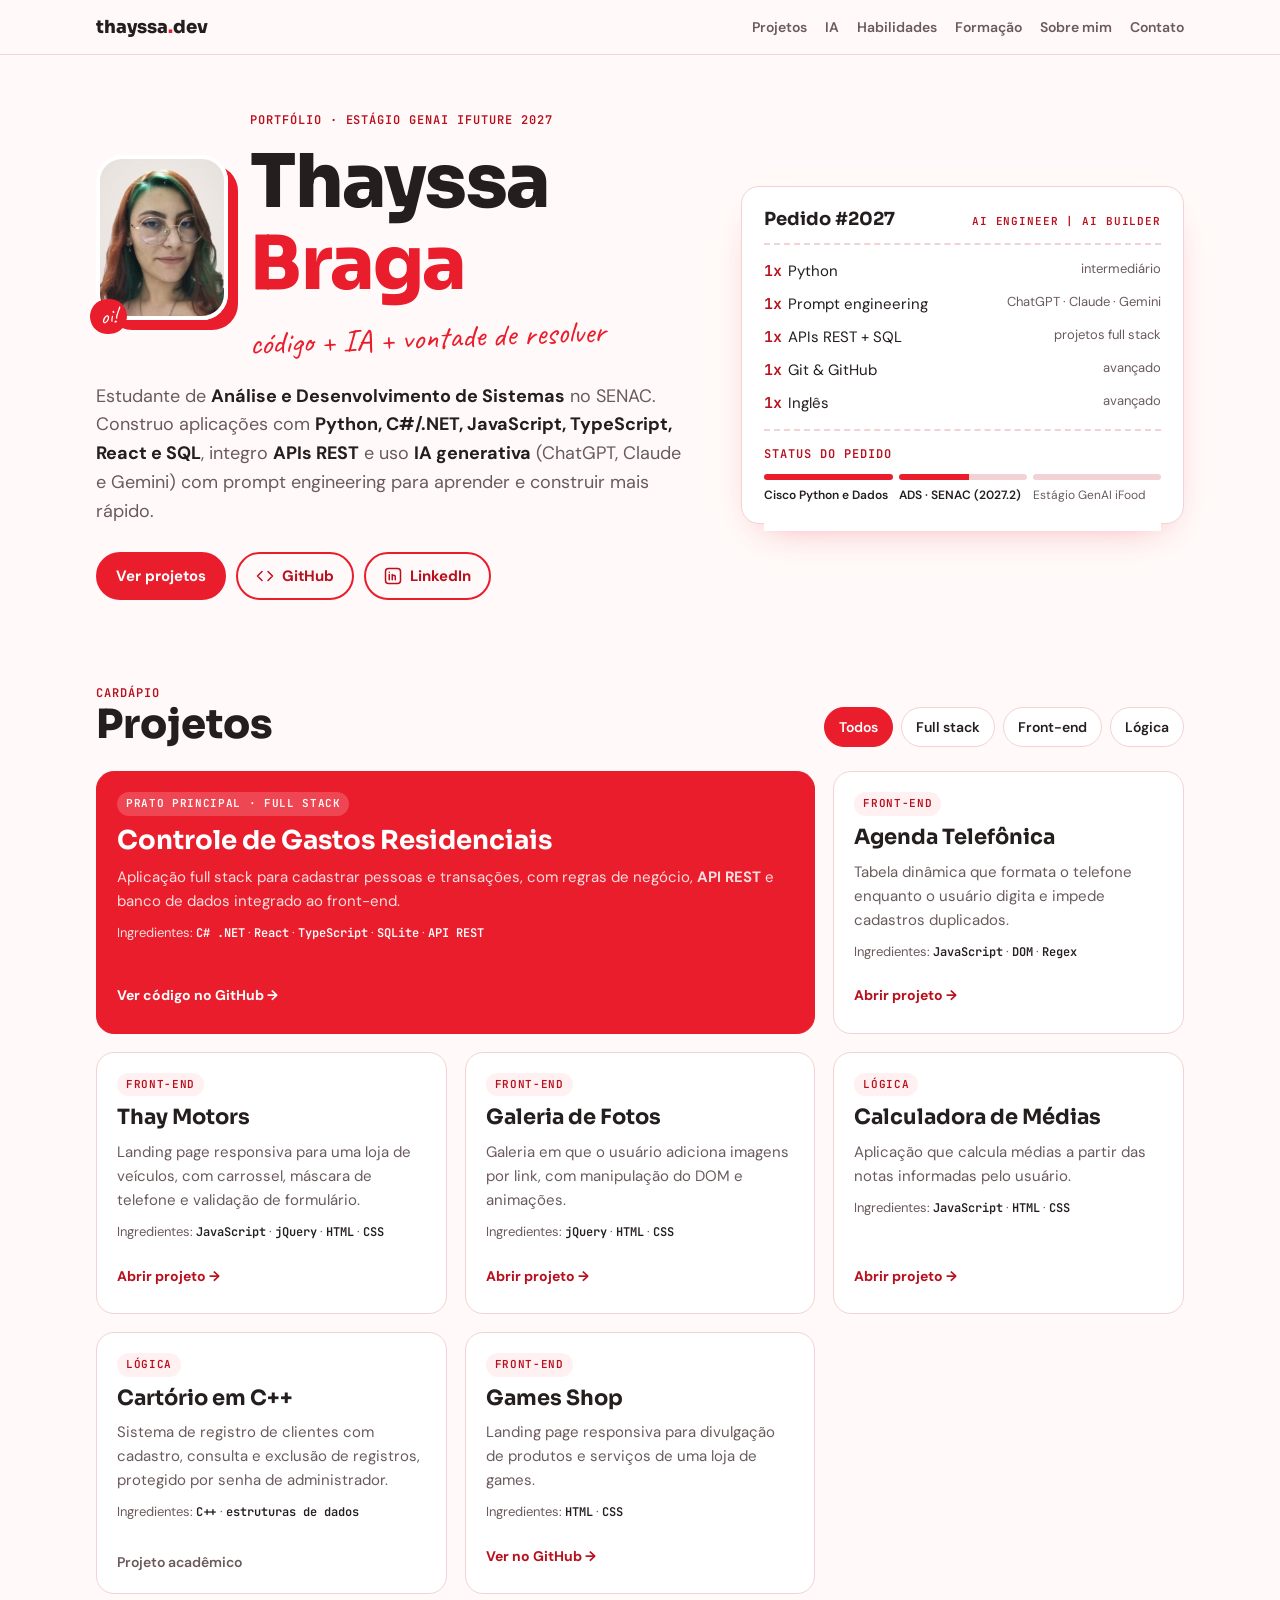
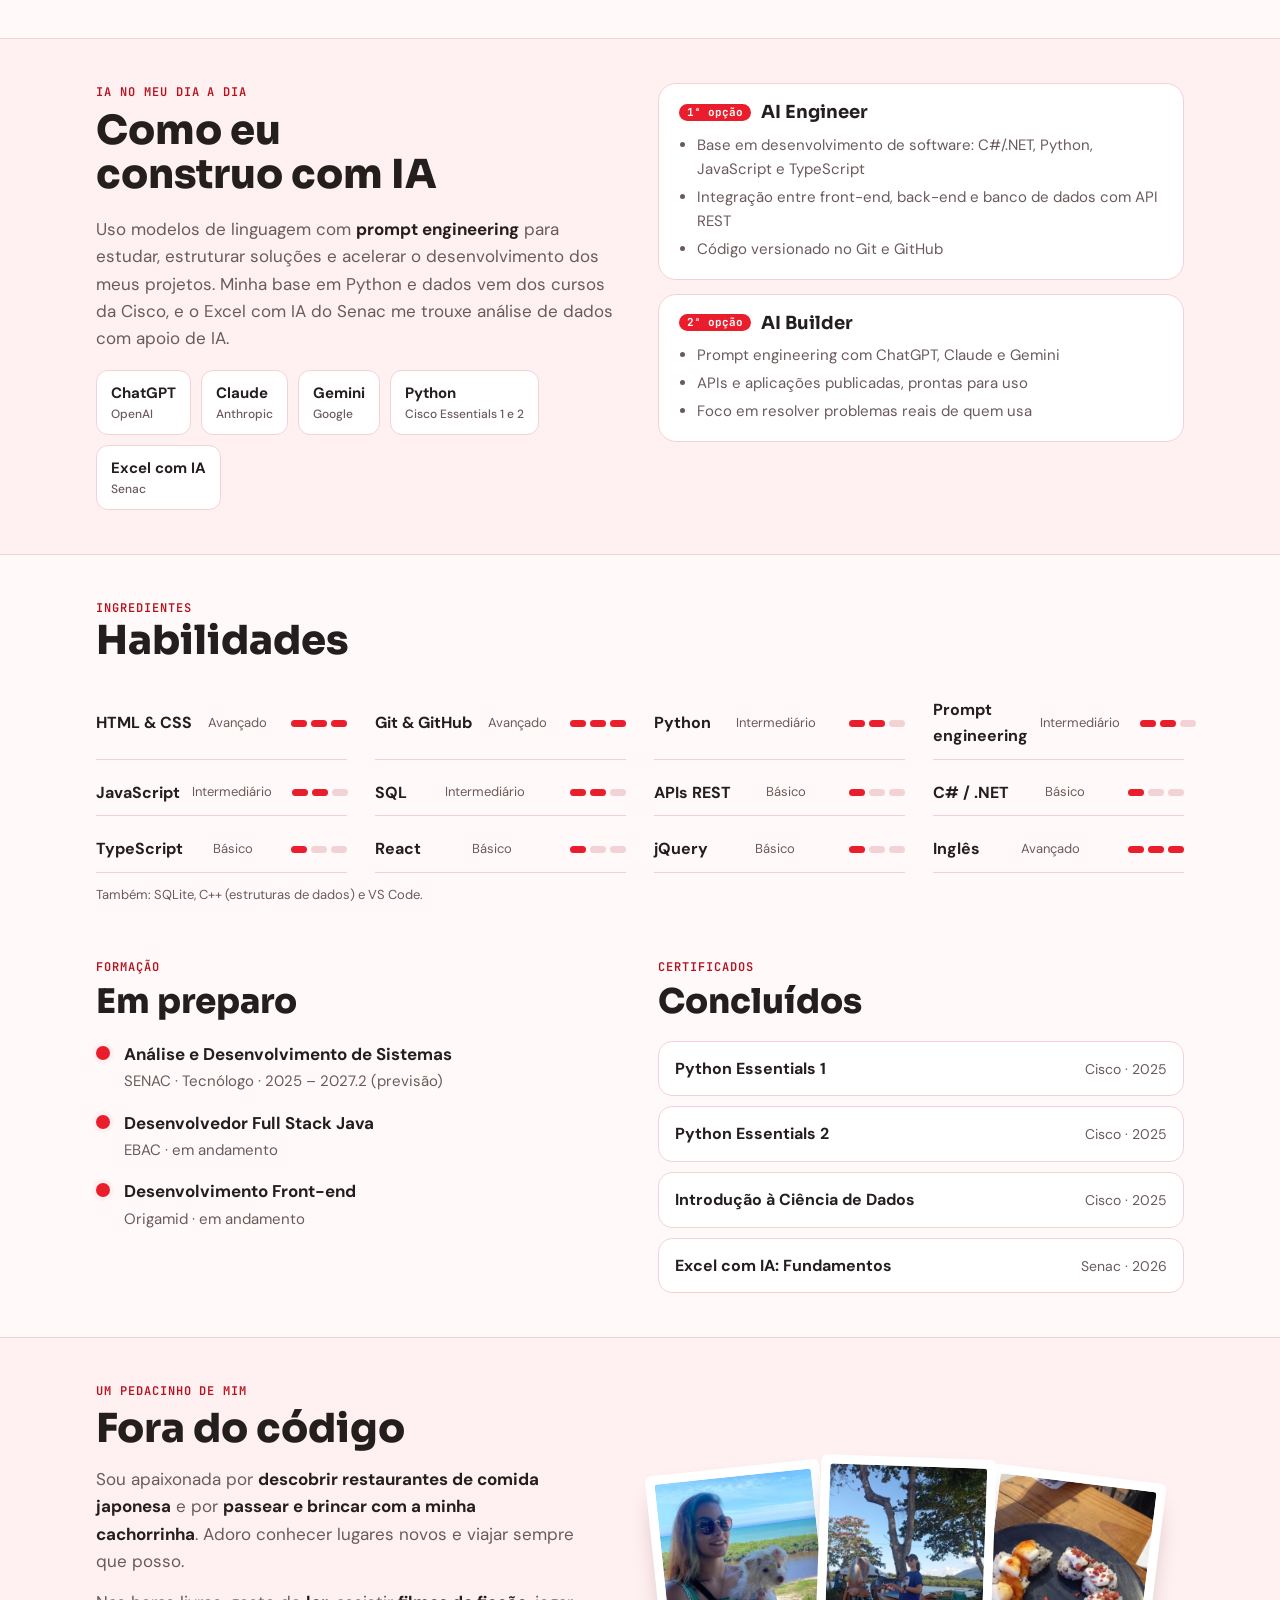
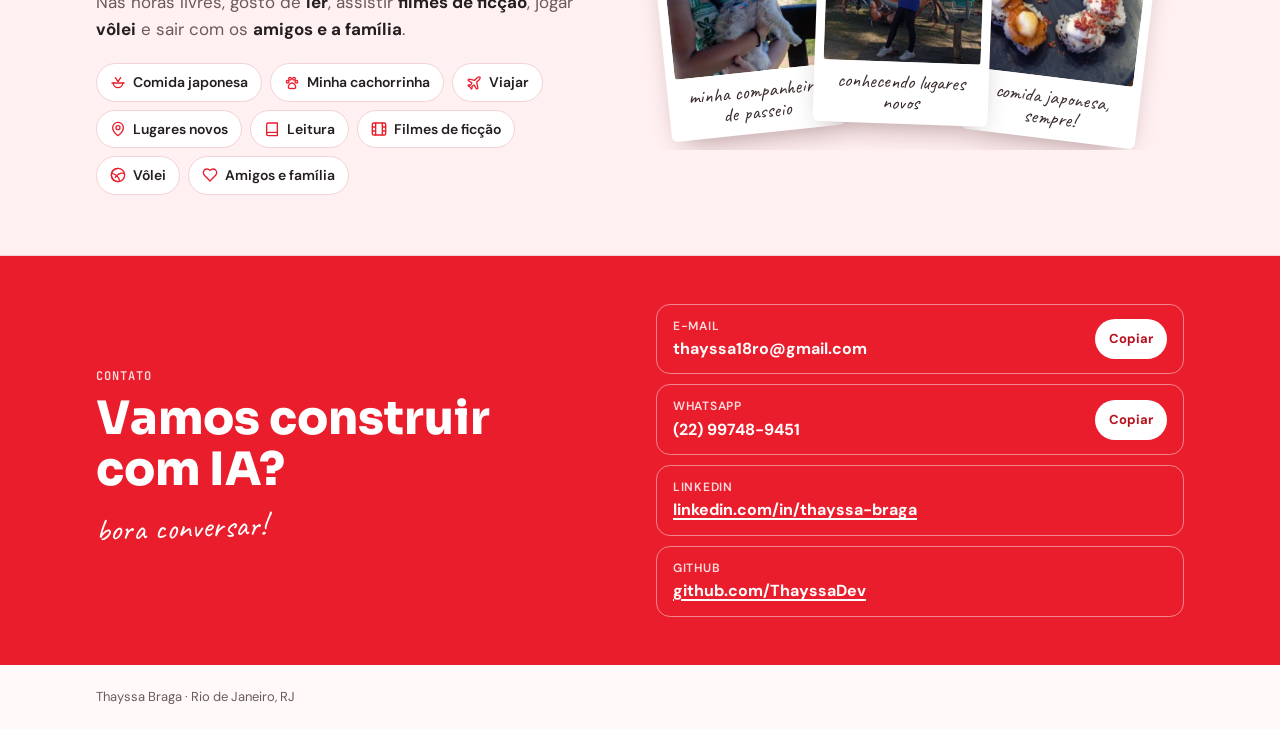
<file: ifuture/index.html>
<!doctype html>
<html lang="pt-BR">
<head>
<meta charset="utf-8">
<meta name="viewport" content="width=device-width, initial-scale=1, viewport-fit=cover">
<title>Thayssa Braga · Portfólio</title>
<meta name="description" content="Portfólio de Thayssa Braga, estudante de Análise e Desenvolvimento de Sistemas, para o Programa de Estágio GenAI iFuture 2027.">
<meta property="og:title" content="Thayssa Braga · Portfólio">
<meta property="og:description" content="Projetos, habilidades e formação de Thayssa Braga, candidata ao Estágio GenAI iFuture 2027.">
<link rel="preconnect" href="https://fonts.googleapis.com">
<link rel="preconnect" href="https://fonts.gstatic.com" crossorigin>
<link rel="stylesheet" href="https://fonts.googleapis.com/css2?family=Sora:wght@600;700;800&family=DM+Sans:opsz,wght@9..40,400;9..40,500;9..40,600;9..40,700&family=JetBrains+Mono:wght@500;600&family=Caveat:wght@700&display=swap">
<style>
/* Layout: a delivery "order ticket" hero, then the project menu ("cardápio") as the core, then skills, education and contact. */
:root {
  --bg: #FFFAF9;
  --surface: #FFFFFF;
  --tint: #FFF0F1;
  --line: #F3D2D5;
  --fg: #251E1F;
  --muted: #6B5A5C;
  --accent: #EA1D2C;
  --accent-ink: #B8101D;
  --on-accent: #FFFFFF;
  --ok: #1F7A4D;
  --display: 'Sora', 'Segoe UI', system-ui, sans-serif;
  --body: 'DM Sans', 'Segoe UI', system-ui, sans-serif;
  --mono: 'JetBrains Mono', ui-monospace, 'SFMono-Regular', Consolas, monospace;
  --hand: 'Caveat', 'Comic Sans MS', cursive;
  --radius: 18px;
}
@media (prefers-color-scheme: dark) {
  :root:not([data-theme="light"]) {
    --bg: #171112; --surface: #221A1B; --tint: #2C1F21; --line: #43302F;
    --fg: #F6ECEC; --muted: #C3ADAF; --accent: #FF4655; --accent-ink: #FF8A93; --on-accent: #FFFFFF; --ok: #5CCB91;
    color-scheme: dark;
  }
}
:root[data-theme="dark"] {
  --bg: #171112; --surface: #221A1B; --tint: #2C1F21; --line: #43302F;
  --fg: #F6ECEC; --muted: #C3ADAF; --accent: #FF4655; --accent-ink: #FF8A93; --on-accent: #FFFFFF; --ok: #5CCB91;
  color-scheme: dark;
}
* { box-sizing: border-box; }
html { scroll-behavior: smooth; }
body { margin: 0; }
img { max-width: 100%; }
[hidden] { display: none !important; }
body { background: var(--bg); color: var(--fg); font-family: var(--body); font-size: 16px; line-height: 1.6; }
a { color: inherit; }
a:focus-visible, button:focus-visible { outline: 3px solid var(--accent); outline-offset: 3px; border-radius: 8px; }
h1, h2, h3 { font-family: var(--display); line-height: 1.12; text-wrap: balance; margin: 0; }
p { margin: 0; }
.wrap { max-width: 1120px; margin: 0 auto; padding-left: max(16px, env(safe-area-inset-left, 0px)); padding-right: max(16px, env(safe-area-inset-right, 0px)); }
.eyebrow { font-family: var(--mono); font-size: 12px; font-weight: 600; letter-spacing: 0.08em; text-transform: uppercase; color: var(--accent-ink); }

/* top bar */
.top { position: sticky; top: env(safe-area-inset-top, 0px); z-index: 5; background: color-mix(in srgb, var(--bg) 88%, transparent); backdrop-filter: blur(8px); border-bottom: 1px solid var(--line); }
body::before { content: ""; position: fixed; inset: 0 0 auto; height: env(safe-area-inset-top, 0px); z-index: 10; background: var(--bg); }
.top .wrap { display: flex; align-items: center; justify-content: space-between; gap: 16px; padding-block: 12px; }
.brand { font-family: var(--display); font-weight: 800; font-size: 18px; text-decoration: none; }
.brand span { color: var(--accent); }
.nav { display: flex; gap: 18px; flex-wrap: wrap; font-size: 14px; font-weight: 600; }
.nav a { text-decoration: none; color: var(--muted); }
.nav a:hover { color: var(--accent); }

/* hero */
.hero { padding-block: 56px 40px; }
.hero .wrap { display: grid; grid-template-columns: minmax(0, 1.35fr) minmax(0, 1fr); gap: 48px; align-items: center; }
.hero h1 { font-size: clamp(40px, 6.4vw, 74px); font-weight: 800; letter-spacing: -0.02em; }
.hero h1 em { font-style: normal; color: var(--accent); }
.tagline { font-family: var(--hand); font-size: clamp(26px, 3vw, 32px); color: var(--accent); transform: rotate(-2deg); display: inline-block; margin-top: 6px; }
.lede { margin-top: 18px; max-width: 58ch; font-size: 18px; color: var(--muted); }
.lede strong { color: var(--fg); }
.ctas { display: flex; flex-wrap: wrap; gap: 10px; margin-top: 26px; }
.btn { display: inline-flex; align-items: center; gap: 8px; min-height: 44px; padding: 10px 18px; border-radius: 999px; font-weight: 700; font-size: 15px; text-decoration: none; border: 2px solid var(--accent); }
.btn.primary { background: var(--accent); color: var(--on-accent); }
.btn.ghost { color: var(--accent-ink); }
.btn:hover { transform: translateY(-1px); }
.btn svg { width: 18px; height: 18px; }

/* portrait */
.who { display: flex; align-items: center; gap: 22px; flex-wrap: wrap; }
.portrait { position: relative; width: 132px; flex-shrink: 0; }
.portrait img { display: block; width: 132px; height: 165px; object-fit: cover; border-radius: 26px; border: 4px solid var(--surface); box-shadow: 10px 10px 0 var(--accent); }
.portrait .hi { position: absolute; left: -6px; bottom: -14px; font-family: var(--hand); font-size: 22px; color: var(--on-accent); background: var(--accent); padding: 0 10px; border-radius: 999px; transform: rotate(-5deg); white-space: nowrap; }
.who-text { min-width: 0; flex: 1 1 260px; }
@media (max-width: 480px) { .portrait, .portrait img { width: 112px; } .portrait img { height: 140px; } }

/* order ticket */
.ticket { background: var(--surface); border: 1px solid var(--line); border-radius: var(--radius); padding: 22px 22px 18px; position: relative; box-shadow: 0 18px 40px -24px color-mix(in srgb, var(--accent) 55%, transparent); }
.ticket::after { content: ""; position: absolute; left: 22px; right: 22px; bottom: -8px; height: 16px; background: radial-gradient(circle at 8px 0, transparent 7px, var(--surface) 7.5px) 0 0 / 16px 16px repeat-x; }
.ticket-head { display: flex; justify-content: space-between; align-items: baseline; gap: 12px; border-bottom: 2px dashed var(--line); padding-bottom: 12px; }
.ticket-head h2 { font-size: 18px; }
.ticket-head .eyebrow { font-size: 11px; }
.items { list-style: none; margin: 14px 0; padding: 0; display: flex; flex-direction: column; gap: 9px; font-size: 15px; }
.items li { display: flex; justify-content: space-between; gap: 12px; }
.items .qty { font-family: var(--mono); color: var(--accent-ink); font-weight: 600; margin-right: 6px; }
.items .lvl { color: var(--muted); font-size: 13px; white-space: nowrap; }
.status { border-top: 2px dashed var(--line); padding-top: 14px; }
.steps { display: grid; grid-template-columns: repeat(3, minmax(0, 1fr)); gap: 6px; margin-top: 10px; }
.step { font-size: 12px; color: var(--muted); display: flex; flex-direction: column; gap: 6px; }
.step i { display: block; height: 6px; border-radius: 4px; background: var(--line); }
.step.done i { background: var(--accent); }
.step.now i { background: linear-gradient(90deg, var(--accent) 55%, var(--line) 55%); }
.step.done, .step.now { color: var(--fg); font-weight: 600; }

/* sections */
section { padding-block: 44px; }
.sec-head { display: flex; flex-wrap: wrap; align-items: end; justify-content: space-between; gap: 16px; margin-bottom: 24px; }
.sec-head h2 { font-size: clamp(28px, 3.4vw, 40px); font-weight: 800; }
.sec-head p { color: var(--muted); max-width: 52ch; }

/* filters */
.filters { display: flex; flex-wrap: wrap; gap: 8px; }
.chip { min-height: 40px; padding: 8px 14px; border-radius: 999px; border: 1.5px solid var(--line); background: var(--surface); color: var(--fg); font: 600 14px var(--body); cursor: pointer; }
.chip[aria-pressed="true"] { background: var(--accent); border-color: var(--accent); color: var(--on-accent); }

/* menu of projects */
.menu { display: grid; grid-template-columns: repeat(auto-fill, minmax(min(100%, 320px), 1fr)); gap: 18px; }
.dish { display: flex; flex-direction: column; gap: 10px; background: var(--surface); border: 1px solid var(--line); border-radius: var(--radius); padding: 20px; min-width: 0; transition: transform .2s ease, box-shadow .2s ease; }
.dish:hover { transform: translateY(-3px); box-shadow: 0 14px 30px -22px color-mix(in srgb, var(--accent) 70%, transparent); }
.dish .cat { align-self: flex-start; font-family: var(--mono); font-size: 11px; font-weight: 600; letter-spacing: 0.06em; text-transform: uppercase; color: var(--accent-ink); background: var(--tint); padding: 3px 9px; border-radius: 999px; }
.dish h3 { font-size: 21px; }
.dish p { color: var(--muted); font-size: 15px; }
.ing { font-size: 13px; color: var(--muted); }
.ing b { font-family: var(--mono); font-weight: 600; font-size: 12px; color: var(--fg); }
.dish .order { margin-top: auto; padding-top: 6px; display: flex; gap: 14px; flex-wrap: wrap; font-weight: 700; font-size: 14px; }
.dish .order a { color: var(--accent-ink); text-decoration-thickness: 2px; text-underline-offset: 3px; }
.dish .order .soon { color: var(--muted); font-weight: 600; }
.dish.featured { grid-column: span 2; background: var(--accent); border-color: var(--accent); color: var(--on-accent); }
.dish.featured p, .dish.featured .ing { color: color-mix(in srgb, var(--on-accent) 85%, transparent); }
.dish.featured .ing b, .dish.featured .order a { color: var(--on-accent); }
.dish.featured .cat { background: color-mix(in srgb, var(--on-accent) 18%, transparent); color: var(--on-accent); }
.dish.featured h3 { font-size: 26px; }
@media (max-width: 720px) { .dish.featured { grid-column: auto; } }

/* AI band */
.ai { background: var(--tint); border-block: 1px solid var(--line); }
.ai-grid { display: grid; grid-template-columns: minmax(0, 1fr) minmax(0, 1fr); gap: 36px; align-items: start; }
.tools { display: flex; flex-wrap: wrap; gap: 10px; margin-top: 18px; }
.tool { background: var(--surface); border: 1px solid var(--line); border-radius: 12px; padding: 10px 14px; font-weight: 700; font-size: 15px; }
.tool small { display: block; font-weight: 500; color: var(--muted); font-size: 12px; }
.tracks { display: grid; gap: 14px; }
.track { background: var(--surface); border: 1px solid var(--line); border-radius: var(--radius); padding: 18px 20px; }
.track h3 { font-size: 18px; display: flex; align-items: center; gap: 10px; }
.track h3 span { font-family: var(--mono); font-size: 11px; color: var(--on-accent); background: var(--accent); padding: 2px 8px; border-radius: 999px; }
.track ul { margin: 10px 0 0; padding-left: 18px; color: var(--muted); font-size: 15px; display: grid; gap: 4px; }

/* skills */
.skills { display: grid; grid-template-columns: repeat(auto-fill, minmax(min(100%, 240px), 1fr)); gap: 10px 28px; }
.skill { display: flex; justify-content: space-between; align-items: center; gap: 12px; padding-block: 10px; border-bottom: 1px solid var(--line); }
.skill b { font-weight: 700; }
.bars { display: flex; gap: 4px; }
.bars i { width: 16px; height: 7px; border-radius: 4px; background: var(--line); }
.bars i.on { background: var(--accent); }
.skill .lv { font-size: 13px; color: var(--muted); margin-right: 8px; }
.legend { font-size: 13px; color: var(--muted); margin-top: 12px; }

/* education */
.edu { display: grid; grid-template-columns: minmax(0, 1fr) minmax(0, 1fr); gap: 36px; }
.timeline { list-style: none; margin: 0; padding: 0; display: grid; gap: 16px; }
.timeline li { display: grid; grid-template-columns: 14px minmax(0, 1fr); gap: 14px; }
.timeline li::before { content: ""; width: 14px; height: 14px; margin-top: 5px; border-radius: 50%; background: var(--accent); box-shadow: 0 0 0 4px var(--tint); }
.timeline b { display: block; font-size: 17px; }
.timeline span { color: var(--muted); font-size: 15px; }
.certs { display: grid; gap: 10px; }
.cert { display: flex; justify-content: space-between; gap: 12px; align-items: baseline; padding: 14px 16px; background: var(--surface); border: 1px solid var(--line); border-radius: 14px; }
.cert span { color: var(--muted); font-size: 14px; white-space: nowrap; font-variant-numeric: tabular-nums; }

/* about me */
.me { background: var(--tint); border-block: 1px solid var(--line); }
.me-grid { display: grid; grid-template-columns: minmax(0, 1fr) minmax(0, 1.15fr); gap: 44px; align-items: center; }
.me-text p { font-size: 17px; color: var(--muted); max-width: 54ch; margin-top: 14px; }
.me-text p strong { color: var(--fg); }
.likes { display: flex; flex-wrap: wrap; gap: 8px; margin-top: 20px; list-style: none; padding: 0; }
.likes li { display: inline-flex; align-items: center; gap: 7px; background: var(--surface); border: 1px solid var(--line); border-radius: 999px; padding: 7px 13px; font-weight: 600; font-size: 14px; }
.likes svg { width: 16px; height: 16px; color: var(--accent); flex-shrink: 0; }
.polaroids { display: flex; justify-content: center; align-items: flex-start; padding: 14px 6px 26px; overflow: hidden; }
.polaroid { margin: 0; flex: 0 0 auto; width: min(32%, 200px); background: #FFFFFF; padding: 9px 9px 0; border-radius: 6px; box-shadow: 0 14px 30px -14px rgba(60, 10, 15, .45); transition: transform .25s ease; }
.polaroid img { display: block; width: 100%; height: auto; aspect-ratio: 4 / 5; object-fit: cover; border-radius: 3px; max-width: 100%; }
.polaroid figcaption { font-family: var(--hand); font-size: 20px; line-height: 1.05; color: #3A2B2C; text-align: center; padding: 9px 4px 11px; }
.polaroid:nth-child(1) { transform: rotate(-6deg) translateY(10px); margin-right: -14px; z-index: 1; }
.polaroid:nth-child(2) { transform: rotate(2deg); z-index: 2; }
.polaroid:nth-child(3) { transform: rotate(7deg) translateY(16px); margin-left: -14px; z-index: 1; }
.polaroid:hover { transform: rotate(0) translateY(-6px) scale(1.04); z-index: 3; }
@media (max-width: 860px) { .me-grid { grid-template-columns: minmax(0, 1fr); } }
@media (max-width: 480px) { .polaroid { padding: 6px 6px 0; } .polaroid figcaption { font-size: 15px; padding: 6px 2px 8px; } }
@media (prefers-reduced-motion: reduce) { .polaroid { transition: none; } }

/* contact */
.contact { background: var(--accent); color: var(--on-accent); }
.contact .wrap { padding-block: 48px; display: grid; grid-template-columns: minmax(0, 1fr) minmax(0, 1fr); gap: 32px; align-items: center; }
.contact h2 { font-size: clamp(30px, 4vw, 46px); font-weight: 800; }
.contact .tagline { color: var(--on-accent); }
.links { display: grid; gap: 10px; }
.link-row { display: flex; align-items: center; justify-content: space-between; gap: 12px; flex-wrap: wrap; padding: 12px 16px; border: 1.5px solid color-mix(in srgb, var(--on-accent) 45%, transparent); border-radius: 14px; }
.link-row a, .link-row .val { font-weight: 700; text-decoration-thickness: 2px; text-underline-offset: 3px; user-select: all; overflow-wrap: anywhere; }
.link-row small { display: block; font-size: 12px; opacity: .85; font-weight: 600; letter-spacing: .06em; text-transform: uppercase; user-select: none; }
.copy { min-height: 40px; padding: 8px 14px; border-radius: 999px; border: 0; background: var(--on-accent); color: #B8101D; font: 700 13px var(--body); cursor: pointer; }
footer { padding-block: 22px; font-size: 13px; color: var(--muted); }

@media (max-width: 860px) {
  .hero .wrap, .ai-grid, .edu, .contact .wrap { grid-template-columns: minmax(0, 1fr); }
  .hero { padding-block: 32px 28px; }
  .nav { display: none; }
}
@media (prefers-reduced-motion: reduce) { .dish, .btn { transition: none; } .dish:hover, .btn:hover { transform: none; } }
/* hover emphasis */
.btn, .chip, .copy, .nav a, .dish .order a, .likes li, .link-row { transition: background-color .18s ease, color .18s ease, border-color .18s ease, transform .18s ease, box-shadow .18s ease; }
.btn.primary:hover { background: var(--accent-ink); border-color: var(--accent-ink); transform: translateY(-3px); box-shadow: 0 10px 22px -8px color-mix(in srgb, var(--accent) 75%, transparent); }
.btn.ghost:hover { background: var(--accent); color: var(--on-accent); transform: translateY(-3px); box-shadow: 0 10px 22px -8px color-mix(in srgb, var(--accent) 75%, transparent); }
.btn:active, .chip:active, .copy:active { transform: translateY(0) scale(.97); }
.chip:hover { border-color: var(--accent); color: var(--accent-ink); background: var(--tint); transform: translateY(-2px); }
.chip[aria-pressed="true"]:hover { background: var(--accent-ink); border-color: var(--accent-ink); color: var(--on-accent); }
.nav a { position: relative; padding-block: 4px; }
.nav a::after { content: ""; position: absolute; left: 0; right: 0; bottom: -2px; height: 2px; border-radius: 2px; background: var(--accent); transform: scaleX(0); transform-origin: left; transition: transform .2s ease; }
.nav a:hover { color: var(--accent); }
.nav a:hover::after { transform: scaleX(1); }
.dish .order a { display: inline-flex; align-items: center; gap: 4px; padding: 6px 12px; margin-left: -12px; border-radius: 999px; text-decoration: none; }
.dish .order a:hover { background: var(--accent); color: var(--on-accent); }
.dish.featured .order a:hover { background: var(--on-accent); color: #B8101D; }
.likes li:hover { border-color: var(--accent); background: var(--accent); color: var(--on-accent); transform: translateY(-2px); }
.likes li:hover svg { color: var(--on-accent); }
.copy:hover { background: var(--fg); color: var(--bg); transform: translateY(-2px); box-shadow: 0 8px 18px -8px rgba(0,0,0,.45); }
.link-row:hover { background: color-mix(in srgb, var(--on-accent) 12%, transparent); border-color: var(--on-accent); }
.link-row a:hover { text-decoration-thickness: 3px; }
@media (prefers-reduced-motion: reduce) {
  .btn, .chip, .copy, .nav a, .nav a::after, .dish .order a, .likes li, .link-row { transition: none; }
  .btn:hover, .chip:hover, .copy:hover, .likes li:hover { transform: none; }
}

</style>
</head>
<body>
<header class="top">
  <div class="wrap">
    <a class="brand" href="#inicio">thayssa<span>.</span>dev</a>
    <nav class="nav" aria-label="Seções">
      <a href="#projetos">Projetos</a>
      <a href="#ia">IA</a>
      <a href="#habilidades">Habilidades</a>
      <a href="#formacao">Formação</a>
      <a href="#sobre">Sobre mim</a>
      <a href="#contato">Contato</a>
    </nav>
  </div>
</header>

<main id="inicio">
  <div class="hero">
    <div class="wrap">
      <div>
        <div class="who">
          <figure class="portrait" style="margin: 0">
            <img src="[data-uri]" alt="Foto de Thayssa Braga, de óculos, com cabelo ruivo e verde" width="132" height="165">
            <figcaption class="hi">oi!</figcaption>
          </figure>
          <div class="who-text">
            <div class="eyebrow">Portfólio · Estágio GenAI iFuture 2027</div>
            <h1 style="margin-top: 10px">Thayssa <em>Braga</em></h1>
            <div class="tagline">código + IA + vontade de resolver</div>
          </div>
        </div>
        <p class="lede">Estudante de <strong>Análise e Desenvolvimento de Sistemas</strong> no SENAC. Construo aplicações com <strong>Python, C#/.NET, JavaScript, TypeScript, React e SQL</strong>, integro <strong>APIs REST</strong> e uso <strong>IA generativa</strong> (ChatGPT, Claude e Gemini) com prompt engineering para aprender e construir mais rápido.</p>
        <div class="ctas">
          <a class="btn primary" href="#projetos">Ver projetos</a>
          <a class="btn ghost" href="https://github.com/ThayssaDev" target="_blank" rel="noopener">
            <svg viewBox="0 0 24 24" fill="none" stroke="currentColor" stroke-width="2" stroke-linecap="round" stroke-linejoin="round" aria-hidden="true"><path d="m16 18 6-6-6-6M8 6l-6 6 6 6"/></svg>GitHub</a>
          <a class="btn ghost" href="https://www.linkedin.com/in/thayssa-braga" target="_blank" rel="noopener">
            <svg viewBox="0 0 24 24" fill="none" stroke="currentColor" stroke-width="2" stroke-linecap="round" stroke-linejoin="round" aria-hidden="true"><rect x="2" y="2" width="20" height="20" rx="4"/><path d="M7 10v7M7 7v.01M11 17v-4a2 2 0 0 1 4 0v4M11 10v7"/></svg>LinkedIn</a>
        </div>
      </div>

      <aside class="ticket" aria-label="Resumo do perfil em formato de pedido">
        <div class="ticket-head">
          <h2>Pedido #2027</h2>
          <span class="eyebrow">AI Engineer | AI Builder</span>
        </div>
        <ul class="items">
          <li><span><span class="qty">1x</span>Python</span><span class="lvl">intermediário</span></li>
          <li><span><span class="qty">1x</span>Prompt engineering</span><span class="lvl">ChatGPT · Claude · Gemini</span></li>
          <li><span><span class="qty">1x</span>APIs REST + SQL</span><span class="lvl">projetos full stack</span></li>
          <li><span><span class="qty">1x</span>Git &amp; GitHub</span><span class="lvl">avançado</span></li>
          <li><span><span class="qty">1x</span>Inglês</span><span class="lvl">avançado</span></li>
        </ul>
        <div class="status">
          <div class="eyebrow">Status do pedido</div>
          <div class="steps">
            <div class="step done"><i></i>Cisco Python e Dados</div>
            <div class="step now"><i></i>ADS · SENAC (2027.2)</div>
            <div class="step"><i></i>Estágio GenAI iFood</div>
          </div>
        </div>
      </aside>
    </div>
  </div>

  <section id="projetos">
    <div class="wrap">
      <div class="sec-head">
        <div>
          <div class="eyebrow">Cardápio</div>
          <h2>Projetos</h2>
        </div>
        <div class="filters" role="group" aria-label="Filtrar projetos">
          <button class="chip" id="f-todos" type="button" aria-pressed="true" data-f="todos">Todos</button>
          <button class="chip" id="f-full" type="button" aria-pressed="false" data-f="full">Full stack</button>
          <button class="chip" id="f-front" type="button" aria-pressed="false" data-f="front">Front-end</button>
          <button class="chip" id="f-logica" type="button" aria-pressed="false" data-f="logica">Lógica</button>
        </div>
      </div>

      <div class="menu" id="menu">
        <article class="dish featured" data-cat="full">
          <span class="cat">Prato principal · Full stack</span>
          <h3>Controle de Gastos Residenciais</h3>
          <p>Aplicação full stack para cadastrar pessoas e transações, com regras de negócio, <strong>API REST</strong> e banco de dados integrado ao front-end.</p>
          <div class="ing">Ingredientes: <b>C# .NET</b> · <b>React</b> · <b>TypeScript</b> · <b>SQLite</b> · <b>API REST</b></div>
          <div class="order"><a href="https://github.com/ThayssaDev/controle-gastos-residenciais" target="_blank" rel="noopener">Ver código no GitHub →</a></div>
        </article>

        <article class="dish" data-cat="front">
          <span class="cat">Front-end</span>
          <h3>Agenda Telefônica</h3>
          <p>Tabela dinâmica que formata o telefone enquanto o usuário digita e impede cadastros duplicados.</p>
          <div class="ing">Ingredientes: <b>JavaScript</b> · <b>DOM</b> · <b>Regex</b></div>
          <div class="order"><a href="https://agenda-telefonica-pearl.vercel.app/" target="_blank" rel="noopener">Abrir projeto →</a></div>
        </article>

        <article class="dish" data-cat="front">
          <span class="cat">Front-end</span>
          <h3>Thay Motors</h3>
          <p>Landing page responsiva para uma loja de veículos, com carrossel, máscara de telefone e validação de formulário.</p>
          <div class="ing">Ingredientes: <b>JavaScript</b> · <b>jQuery</b> · <b>HTML</b> · <b>CSS</b></div>
          <div class="order"><a href="https://thay-motors.vercel.app/" target="_blank" rel="noopener">Abrir projeto →</a></div>
        </article>

        <article class="dish" data-cat="front">
          <span class="cat">Front-end</span>
          <h3>Galeria de Fotos</h3>
          <p>Galeria em que o usuário adiciona imagens por link, com manipulação do DOM e animações.</p>
          <div class="ing">Ingredientes: <b>jQuery</b> · <b>HTML</b> · <b>CSS</b></div>
          <div class="order"><a href="https://galeria-de-fotos-self-tau.vercel.app/" target="_blank" rel="noopener">Abrir projeto →</a></div>
        </article>

        <article class="dish" data-cat="logica">
          <span class="cat">Lógica</span>
          <h3>Calculadora de Médias</h3>
          <p>Aplicação que calcula médias a partir das notas informadas pelo usuário.</p>
          <div class="ing">Ingredientes: <b>JavaScript</b> · <b>HTML</b> · <b>CSS</b></div>
          <div class="order"><a href="https://thayssadev.github.io/calculadora-medias/" target="_blank" rel="noopener">Abrir projeto →</a></div>
        </article>

        <article class="dish" data-cat="logica">
          <span class="cat">Lógica</span>
          <h3>Cartório em C++</h3>
          <p>Sistema de registro de clientes com cadastro, consulta e exclusão de registros, protegido por senha de administrador.</p>
          <div class="ing">Ingredientes: <b>C++</b> · <b>estruturas de dados</b></div>
          <div class="order"><span class="soon">Projeto acadêmico</span></div>
        </article>

        <article class="dish" data-cat="front">
          <span class="cat">Front-end</span>
          <h3>Games Shop</h3>
          <p>Landing page responsiva para divulgação de produtos e serviços de uma loja de games.</p>
          <div class="ing">Ingredientes: <b>HTML</b> · <b>CSS</b></div>
          <div class="order"><a href="https://github.com/ThayssaDev" target="_blank" rel="noopener">Ver no GitHub →</a></div>
        </article>
      </div>
    </div>
  </section>

  <section id="ia" class="ai">
    <div class="wrap ai-grid">
      <div>
        <div class="eyebrow">IA no meu dia a dia</div>
        <h2 style="font-size: clamp(28px, 3.4vw, 40px); font-weight: 800; margin-top: 6px">Como eu construo com IA</h2>
        <p class="lede" style="font-size: 17px">Uso modelos de linguagem com <strong>prompt engineering</strong> para estudar, estruturar soluções e acelerar o desenvolvimento dos meus projetos. Minha base em Python e dados vem dos cursos da Cisco, e o Excel com IA do Senac me trouxe análise de dados com apoio de IA.</p>
        <div class="tools">
          <div class="tool">ChatGPT<small>OpenAI</small></div>
          <div class="tool">Claude<small>Anthropic</small></div>
          <div class="tool">Gemini<small>Google</small></div>
          <div class="tool">Python<small>Cisco Essentials 1 e 2</small></div>
          <div class="tool">Excel com IA<small>Senac</small></div>
        </div>
      </div>
      <div class="tracks">
        <div class="track">
          <h3><span>1ª opção</span>AI Engineer</h3>
          <ul>
            <li>Base em desenvolvimento de software: C#/.NET, Python, JavaScript e TypeScript</li>
            <li>Integração entre front-end, back-end e banco de dados com API REST</li>
            <li>Código versionado no Git e GitHub</li>
          </ul>
        </div>
        <div class="track">
          <h3><span>2ª opção</span>AI Builder</h3>
          <ul>
            <li>Prompt engineering com ChatGPT, Claude e Gemini</li>
            <li>APIs e aplicações publicadas, prontas para uso</li>
            <li>Foco em resolver problemas reais de quem usa</li>
          </ul>
        </div>
      </div>
    </div>
  </section>

  <section id="habilidades">
    <div class="wrap">
      <div class="sec-head">
        <div>
          <div class="eyebrow">Ingredientes</div>
          <h2>Habilidades</h2>
        </div>
      </div>
      <div class="skills">
        <div class="skill"><b>HTML &amp; CSS</b><span class="lv">Avançado</span><span class="bars" aria-hidden="true"><i class="on"></i><i class="on"></i><i class="on"></i></span></div>
        <div class="skill"><b>Git &amp; GitHub</b><span class="lv">Avançado</span><span class="bars" aria-hidden="true"><i class="on"></i><i class="on"></i><i class="on"></i></span></div>
        <div class="skill"><b>Python</b><span class="lv">Intermediário</span><span class="bars" aria-hidden="true"><i class="on"></i><i class="on"></i><i></i></span></div>
        <div class="skill"><b>Prompt engineering</b><span class="lv">Intermediário</span><span class="bars" aria-hidden="true"><i class="on"></i><i class="on"></i><i></i></span></div>
        <div class="skill"><b>JavaScript</b><span class="lv">Intermediário</span><span class="bars" aria-hidden="true"><i class="on"></i><i class="on"></i><i></i></span></div>
        <div class="skill"><b>SQL</b><span class="lv">Intermediário</span><span class="bars" aria-hidden="true"><i class="on"></i><i class="on"></i><i></i></span></div>
        <div class="skill"><b>APIs REST</b><span class="lv">Básico</span><span class="bars" aria-hidden="true"><i class="on"></i><i></i><i></i></span></div>
        <div class="skill"><b>C# / .NET</b><span class="lv">Básico</span><span class="bars" aria-hidden="true"><i class="on"></i><i></i><i></i></span></div>
        <div class="skill"><b>TypeScript</b><span class="lv">Básico</span><span class="bars" aria-hidden="true"><i class="on"></i><i></i><i></i></span></div>
        <div class="skill"><b>React</b><span class="lv">Básico</span><span class="bars" aria-hidden="true"><i class="on"></i><i></i><i></i></span></div>
        <div class="skill"><b>jQuery</b><span class="lv">Básico</span><span class="bars" aria-hidden="true"><i class="on"></i><i></i><i></i></span></div>
        <div class="skill"><b>Inglês</b><span class="lv">Avançado</span><span class="bars" aria-hidden="true"><i class="on"></i><i class="on"></i><i class="on"></i></span></div>
      </div>
      <p class="legend">Também: SQLite, C++ (estruturas de dados) e VS Code.</p>
    </div>
  </section>

  <section id="formacao" style="padding-top: 8px">
    <div class="wrap edu">
      <div>
        <div class="eyebrow">Formação</div>
        <h2 style="font-size: clamp(26px, 3vw, 34px); font-weight: 800; margin: 6px 0 20px">Em preparo</h2>
        <ul class="timeline">
          <li><div><b>Análise e Desenvolvimento de Sistemas</b><span>SENAC · Tecnólogo · 2025 – 2027.2 (previsão)</span></div></li>
          <li><div><b>Desenvolvedor Full Stack Java</b><span>EBAC · em andamento</span></div></li>
          <li><div><b>Desenvolvimento Front-end</b><span>Origamid · em andamento</span></div></li>
        </ul>
      </div>
      <div>
        <div class="eyebrow">Certificados</div>
        <h2 style="font-size: clamp(26px, 3vw, 34px); font-weight: 800; margin: 6px 0 20px">Concluídos</h2>
        <div class="certs">
          <div class="cert"><b>Python Essentials 1</b><span>Cisco · 2025</span></div>
          <div class="cert"><b>Python Essentials 2</b><span>Cisco · 2025</span></div>
          <div class="cert"><b>Introdução à Ciência de Dados</b><span>Cisco · 2025</span></div>
          <div class="cert"><b>Excel com IA: Fundamentos</b><span>Senac · 2026</span></div>
        </div>
      </div>
    </div>
  </section>
  <section id="sobre" class="me">
    <div class="wrap me-grid">
      <div class="me-text">
        <div class="eyebrow">Um pedacinho de mim</div>
        <h2 style="font-size: clamp(28px, 3.4vw, 40px); font-weight: 800; margin-top: 6px">Fora do código</h2>
        <p>Sou apaixonada por <strong>descobrir restaurantes de comida japonesa</strong> e por <strong>passear e brincar com a minha cachorrinha</strong>. Adoro conhecer lugares novos e viajar sempre que posso.</p>
        <p>Nas horas livres, gosto de <strong>ler</strong>, assistir <strong>filmes de ficção</strong>, jogar <strong>vôlei</strong> e sair com os <strong>amigos e a família</strong>.</p>
        <ul class="likes" aria-label="Coisas que eu gosto">
          <li><svg viewBox="0 0 24 24" fill="none" stroke="currentColor" stroke-width="2" stroke-linecap="round" stroke-linejoin="round" aria-hidden="true"><path d="M3 12h18"/><path d="M5 12a7 7 0 0 0 14 0"/><path d="M8 4l4 6M16 4l-4 6"/></svg>Comida japonesa</li>
          <li><svg viewBox="0 0 24 24" fill="none" stroke="currentColor" stroke-width="2" stroke-linecap="round" stroke-linejoin="round" aria-hidden="true"><circle cx="5.5" cy="10" r="2"/><circle cx="9" cy="5.5" r="2"/><circle cx="15" cy="5.5" r="2"/><circle cx="18.5" cy="10" r="2"/><path d="M12 12c-3 0-5.5 3.5-5.5 6 0 1.7 1.3 2.5 2.8 2.5 1 0 1.8-.5 2.7-.5s1.7.5 2.7.5c1.5 0 2.8-.8 2.8-2.5 0-2.5-2.5-6-5.5-6z"/></svg>Minha cachorrinha</li>
          <li><svg viewBox="0 0 24 24" fill="none" stroke="currentColor" stroke-width="2" stroke-linecap="round" stroke-linejoin="round" aria-hidden="true"><path d="M17.8 19.2 16 11l3.5-3.5C21 6 21.5 4 21 3c-1-.5-3 0-4.5 1.5L13 8 4.8 6.2c-.5-.1-.9.1-1.1.5l-.3.5c-.2.5-.1 1 .3 1.3L9 12l-2 3H4l-1 1 3 2 2 3 1-1v-3l3-2 3.5 5.3c.3.4.8.5 1.3.3l.5-.2c.4-.3.6-.7.5-1.2z"/></svg>Viajar</li>
          <li><svg viewBox="0 0 24 24" fill="none" stroke="currentColor" stroke-width="2" stroke-linecap="round" stroke-linejoin="round" aria-hidden="true"><path d="M20 10c0 6-8 12-8 12s-8-6-8-12a8 8 0 0 1 16 0z"/><circle cx="12" cy="10" r="3"/></svg>Lugares novos</li>
          <li><svg viewBox="0 0 24 24" fill="none" stroke="currentColor" stroke-width="2" stroke-linecap="round" stroke-linejoin="round" aria-hidden="true"><path d="M4 19.5A2.5 2.5 0 0 1 6.5 17H20V3H6.5A2.5 2.5 0 0 0 4 5.5z"/><path d="M4 19.5A2.5 2.5 0 0 0 6.5 22H20v-5"/></svg>Leitura</li>
          <li><svg viewBox="0 0 24 24" fill="none" stroke="currentColor" stroke-width="2" stroke-linecap="round" stroke-linejoin="round" aria-hidden="true"><rect x="2" y="3" width="20" height="18" rx="2"/><path d="M7 3v18M17 3v18M2 9h5M17 9h5M2 15h5M17 15h5"/></svg>Filmes de ficção</li>
          <li><svg viewBox="0 0 24 24" fill="none" stroke="currentColor" stroke-width="2" stroke-linecap="round" stroke-linejoin="round" aria-hidden="true"><circle cx="12" cy="12" r="10"/><path d="M12 2a10 10 0 0 0 0 20M2.5 9.5c5 1 10 4 12 11M21.5 9.5c-5-1-10 1-13.5 6"/></svg>Vôlei</li>
          <li><svg viewBox="0 0 24 24" fill="none" stroke="currentColor" stroke-width="2" stroke-linecap="round" stroke-linejoin="round" aria-hidden="true"><path d="M19 14c1.5-1.5 3-3.2 3-5.5A5.5 5.5 0 0 0 16.5 3c-1.8 0-3 .5-4.5 2-1.5-1.5-2.7-2-4.5-2A5.5 5.5 0 0 0 2 8.5c0 2.3 1.5 4 3 5.5l7 7z"/></svg>Amigos e família</li>
        </ul>
      </div>
      <div class="polaroids">
        <figure class="polaroid"><img src="[data-uri]" alt="Thayssa sorrindo de óculos escuros, segurando a cachorrinha branca, com o mar ao fundo" width="360" height="450" loading="lazy"><figcaption>minha companheira de passeio</figcaption></figure>
        <figure class="polaroid"><img src="[data-uri]" alt="Thayssa em um passeio ao ar livre, ao lado de uma grande escultura de caranguejo, perto de um rio" width="360" height="450" loading="lazy"><figcaption>conhecendo lugares novos</figcaption></figure>
        <figure class="polaroid"><img src="[data-uri]" alt="Prato de sushi com coberturas" width="360" height="450" loading="lazy"><figcaption>comida japonesa, sempre!</figcaption></figure>
      </div>
    </div>
  </section>
</main>

<section id="contato" class="contact" style="padding: 0">
  <div class="wrap">
    <div>
      <div class="eyebrow" style="color: inherit; opacity: .85">Contato</div>
      <h2 style="margin-top: 6px">Vamos construir com IA?</h2>
      <div class="tagline">bora conversar!</div>
    </div>
    <div class="links">
      <div class="link-row"><div><small>E-mail</small><span class="val" id="email">thayssa18ro@gmail.com</span></div><button class="copy" id="copy-email" type="button" data-copy="thayssa18ro@gmail.com">Copiar</button></div>
      <div class="link-row"><div><small>WhatsApp</small><span class="val" id="phone">(22) 99748-9451</span></div><button class="copy" id="copy-phone" type="button" data-copy="+55 22 99748-9451">Copiar</button></div>
      <div class="link-row"><div><small>LinkedIn</small><a href="https://www.linkedin.com/in/thayssa-braga" target="_blank" rel="noopener">linkedin.com/in/thayssa-braga</a></div></div>
      <div class="link-row"><div><small>GitHub</small><a href="https://github.com/ThayssaDev" target="_blank" rel="noopener">github.com/ThayssaDev</a></div></div>
    </div>
  </div>
</section>
<footer><div class="wrap">Thayssa Braga · Rio de Janeiro, RJ</div></footer>

<script>
(function () {
  var chips = document.querySelectorAll('.chip');
  var dishes = document.querySelectorAll('.dish');
  function apply(f) {
    chips.forEach(function (c) { c.setAttribute('aria-pressed', String(c.dataset.f === f)); });
    dishes.forEach(function (d) { d.hidden = !(f === 'todos' || d.dataset.cat === f); });
  }
  chips.forEach(function (c) { c.addEventListener('click', function () { apply(c.dataset.f); }); });

  document.querySelectorAll('.copy').forEach(function (b) {
    b.addEventListener('click', function () {
      var text = b.dataset.copy;
      var done = function () { b.textContent = 'Copiado'; setTimeout(function () { b.textContent = 'Copiar'; }, 1600); };
      var fallback = function () {
        var el = b.previousElementSibling.querySelector('.val');
        var r = document.createRange(); r.selectNodeContents(el);
        var s = window.getSelection(); s.removeAllRanges(); s.addRange(r);
        b.textContent = 'Selecionado';
      };
      if (navigator.clipboard && navigator.clipboard.writeText) {
        navigator.clipboard.writeText(text).then(done, fallback);
      } else { fallback(); }
    });
  });
})();
</script>
</body>
</html>
</file>
